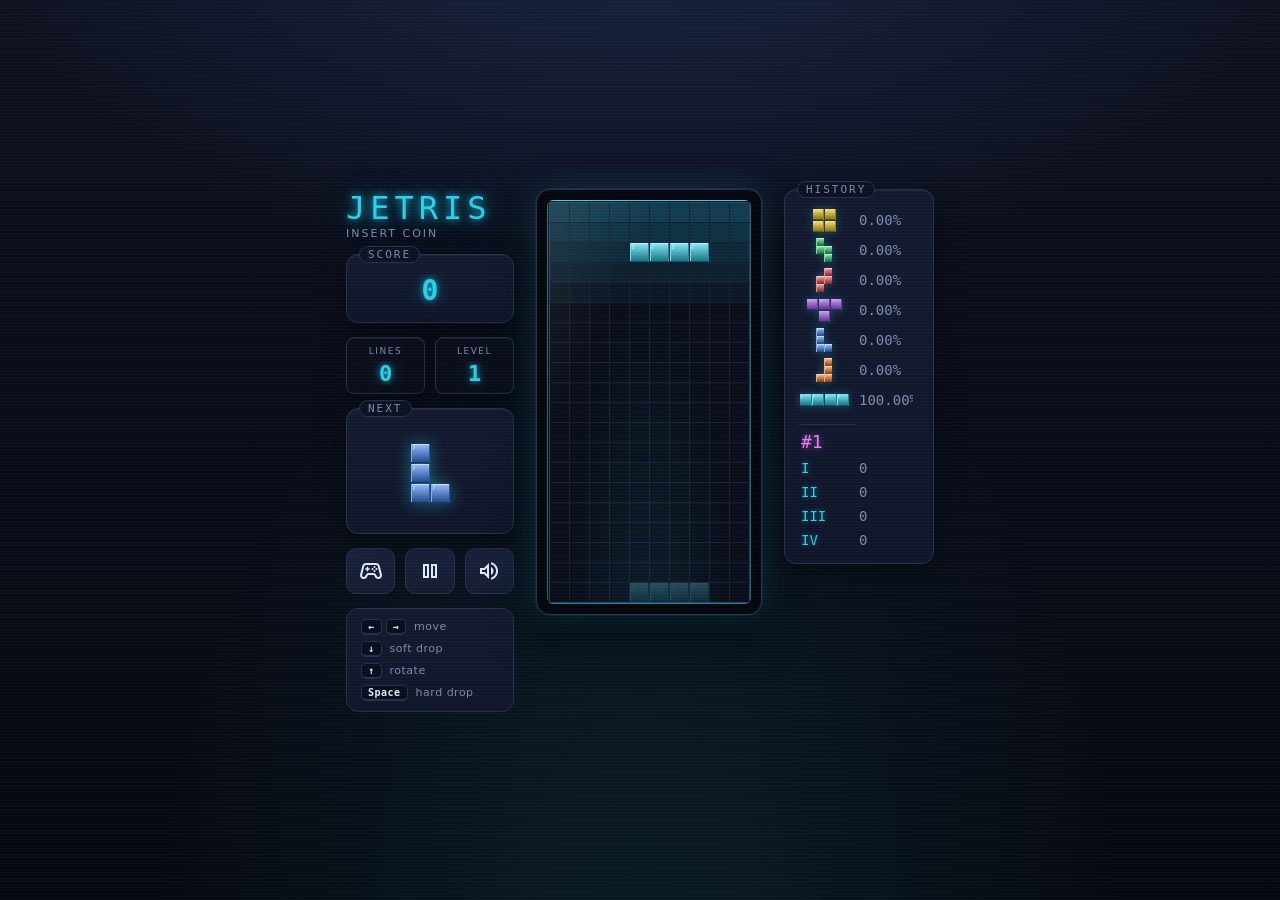
<file: index.html>
<!DOCTYPE html>
<html lang="en">

<head>
    <meta charset="utf-8">
    <meta name="viewport" content="width=device-width, initial-scale=1.0">
    <title>JETRIS</title>
    <link rel="stylesheet"
        href="https://fonts.googleapis.com/css2?family=Material+Symbols+Outlined:opsz,wght,FILL,GRAD@48,400,0,0" />
    <link href="https://fonts.cdnfonts.com/css/seven-segment" rel="stylesheet">
    <link rel="stylesheet" href="styles.css">
</head>

<script type="module">
    import {newGame, pause, mute} from './game.js'
    window.pause = pause;
    window.newGame = newGame;
    window.mute = mute;
</script>

<body id="body">
    <audio autoplay loop>
        <source src="sounds/bgmusic.mp3" type="audio/mp3">
        Your browser does not support the audio element.
    </audio>
    <main class="cabinet">

        <!-- left column: title, stats, controls -->
        <aside class="col-side">
            <header class="header">
                <div>
                    <h1 class="title">JETRIS</h1>
                    <p class="subtitle">insert coin</p>
                </div>
            </header>

            <section class="panel panel-score">
                <span class="panel-title">Score</span>
                <input class="readout" type="text" id="score" disabled="disabled" />
            </section>

            <section class="stat-group">
                <section class="panel stat">
                    <span class="stat-label">Lines</span>
                    <input class="readout" type="text" id="lines" disabled="disabled" />
                </section>
                <section class="panel stat">
                    <span class="stat-label">Level</span>
                    <input class="readout" type="text" id="level" disabled="disabled" />
                </section>
            </section>

            <section class="panel panel-next">
                <span class="panel-title">Next</span>
                <div class="next-wrap"><img id="next" /></div>
            </section>

            <nav class="controls">
                <button class="btn" title="New Game" onclick="newGame(this)">
                    <span class="material-symbols-outlined">stadia_controller</span>
                </button>
                <button class="btn" title="Play/Pause" onclick="pause(this)">
                    <span id="pause_icon" class="material-symbols-outlined">pause</span>
                </button>
                <button class="btn" title="Mute" onclick="mute(this);">
                    <span id="mute_icon" class="material-symbols-outlined">volume_up</span>
                </button>
            </nav>

            <div class="keys">
                <span><b class="k">&#8592;</b><b class="k">&#8594;</b> move</span>
                <span><b class="k">&#8595;</b> soft drop</span>
                <span><b class="k">&#8593;</b> rotate</span>
                <span><b class="k">Space</b> hard drop</span>
            </div>
        </aside>

        <!-- center: the game screen -->
        <section class="col-main">
            <div class="screen">
                <canvas id="jetris" width="204" height="404"></canvas>
            </div>
        </section>

        <!-- right: piece history stats -->
        <aside class="col-stats">
            <div class="panel panel-stats">
                <span class="panel-title">History</span>
                <div id="stats" class="stats"></div>
            </div>
        </aside>

    </main>
</body>

</html>
</file>
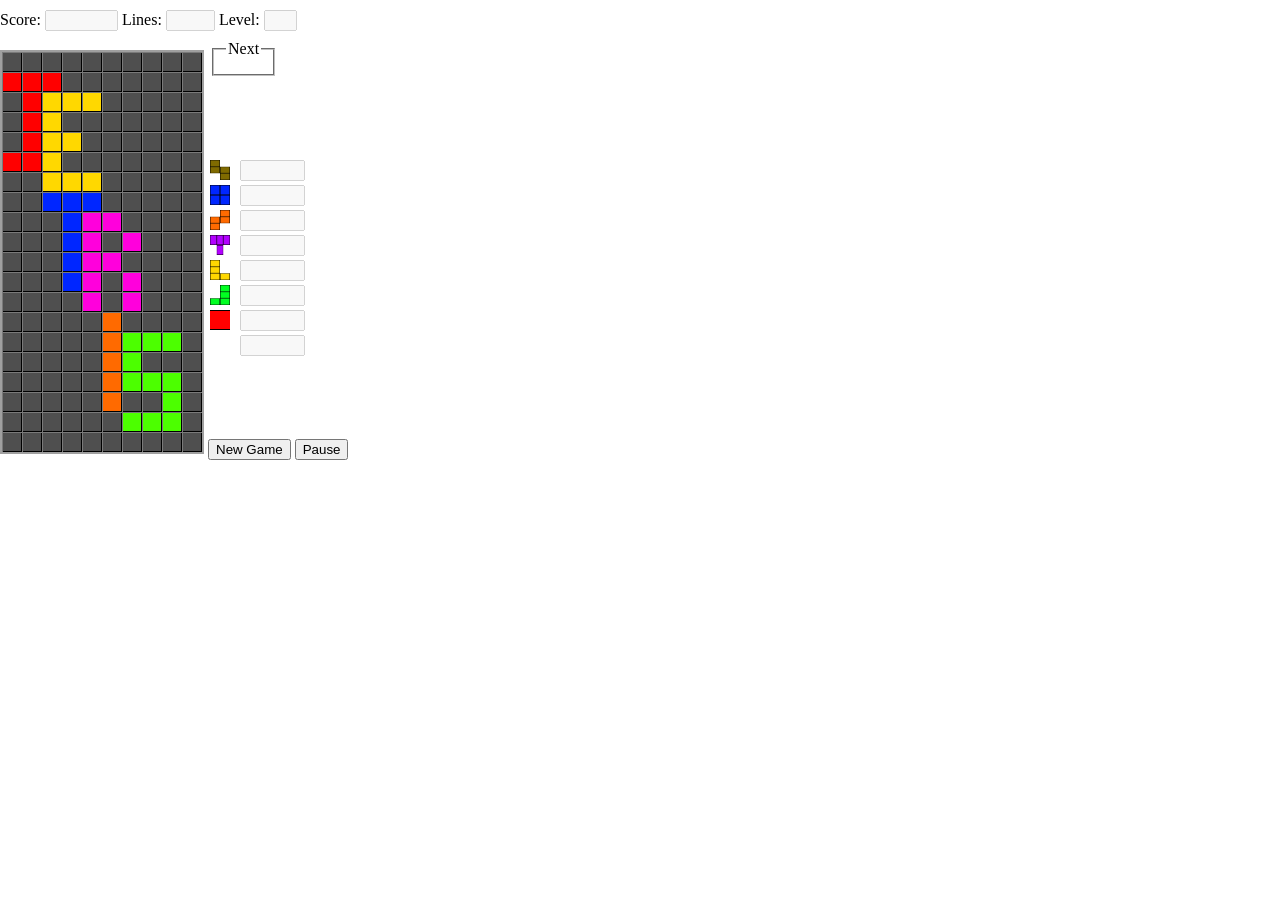
<file: tetris.html>
<body id="body">
    <audio autoplay loop>
        <source src="music.mp3" type="audio/mp3">
        Your browser does not support the audio element.
    </audio>
    <div>
        <span style="position:absolute; top:10px; left:0px;">
            Score: <input type="text" id="score" disabled="disabled" size="7" />
            Lines: <input type="text" id="lines" disabled="disabled" size="4" />
            Level: <input type="text" id="level" disabled="disabled" size="2" />
            <span id="piece_stats"></span>
        </span>
        <span style="position:absolute; top:40px; left:210px;">
            <fieldset>
                <legend>Next</legend>
                <img id="next" />
            </fieldset>
        </span>
        <span style="position:absolute; top:50px; left:0px;">
            <canvas id="tetris" width="204" height="404"></canvas>
            <button onclick="resetGame();">New Game</button>
            <button onclick="if (game) game.pause();">Pause</button>
        </span>
    </div>
    <script src="tetris.js"></script>
    <script>
        splash = new Image();
        splash.onload = () => {
            document.getElementById("tetris").getContext("2d").drawImage(splash, 0, 0);
        };
        splash.src = "data:image/png;base64, iVBORw0KGgoAAAANSUhEUgAAAMwAAAGUCAYAAAB5iM3cAAAABHNCSVQICAgIfAhkiAAABm1JREFUeJzt3LFtHFcUhtG3hksRBFflwGUwJ0tQzAKcEFAlBpSwCndgRzJMgIb3Wzxh73DOiRRdzGjwAUz+vTw/P/+1gKv8dO8HgCP5+fs/Xl9f7/kcMNrnz5/XWv8KZq21vn37tuX4y8vLenh4cM+9D3Pv+fl5reVPMkgEA4FgIBAMBIKBQDAQCAYCwUAgGAgEA4FgIBAMBIKBQDAQCAYCwUAgGAjeLC5fXl62HnfPvY90b621Lt9/NcamH/7bu5v+x6enLccva62Hh4fx9yZvyN2bdc+mH24gGAgEA4FgIBAMBIKBQDAQCAYCwUAgGAgEA4FgIBAMBIKBQDAQCAYCwUDwZnF52Xx8+r3pG3L3Zt1by6YfrvLupn/3pnr7pv/XTfd+Oca9yRv3s92z6YcbCAYCwUAgGAgEA4FgIBAMBIKBQDAQCAYCwUAgGAgEA4FgIBAMBIKBQDAQvFlc7t5Ab9/0/3Kue9M37me7t5ZNP1zFpn/4hty9Wfds+uEGgoFAMBAIBgLBQCAYCAQDgWAgEAwEgoFAMBAIBgLBQCAYCAQDgWAgEAwEp970T9+Quzfr3lo2/XAVm36/EeBeuGfTDzcQDASCgUAwEAgGAsFAIBgIBAOBYCAQDASCgUAwEAgGAsFAIBgIBAOBYCA49abfbwS4V9n0wxXe3fRv3+AP3/RP3pC7N+ueTT/cQDAQCAYCwUAgGAgEA4FgIBAMBIKBQDAQCAYCwUAgGAgEA4FgIBAMBIKB4M3icvsGf/c9G3z37nhvLZt+uMq7m/7Jm+ofsemffm/69zjTPZt+uIFgIBAMBIKBQDAQCAYCwUAgGAgEA4FgIBAMBIKBQDAQCAYCwUAgGAgEA8GbxeX0TfXuTf/0e9O/x9nurWXTD1c55Kb/6ffHLffW6+UQ96Z/jzPds+mHGwgGAsFAIBgIBAOBYCAQDASCgUAwEAgGAsFAIBgIBAOBYCAQDASCgUAwEBxq079eL6e6N/17nO3eWjb9cJVDbvqn/0bA49NvW85d1qcfcm/695h8z6YfbiAYCAQDgWAgEAwEgoFAMBAIBgLBQCAYCAQDgWAgEAwEgoFAMBAIBgLBQHCoTf/03wi4rE+j703/HtPvrWXTD1ex6T/Apn/3+05/vsn3bPrhBoKBQDAQCAYCwUAgGAgEA4FgIBAMBIKBQDAQCAYCwUAgGAgEA4FgIBAMBDb9G03f4E9/vun31rLph6vY9B9g02+DP+eeTT/cQDAQCAYCwUAgGAgEA4FgIBAMBIKBQDAQCAYCwUAgGAgEA4FgIBAMBIKBwKZ/o92beRv8WffWsumHq9j0H2DTv/t9pz/f5Hs2/XADwUAgGAgEA4FgIBAMBIKBQDAQCAYCwUAgGAgEA4FgIBAMBIKBQDAQCAYCm/6Npm/wpz/f9Htr2fTDVWz6T7iZn/58k+/Z9MMNBAOBYCAQDASCgUAwEAgGAsFAIBgIBAOBYCAQDASCgUAwEAgGAsFAIBgITr3pP9tmfvrzTb+3lk0/XMWm/wD3Hv982nLv8mUd4n0n37PphxsIBgLBQCAYCAQDgWAgEAwEgoFAMBAIBgLBQCAYCAQDgWAgEAwEgoFAMBDY9A++d/my9dz4951+by2bfriKTf8B7u3e9P/xuOfe18sx7tn0w50JBgLBQCAYCAQDgWAgEAwEgoFAMBAIBgLBQCAYCAQDgWAgEAwEgoFAMBDY9A++t3vT//Vyrns2/XAnNv0HuDd90z/9/8+mH+5MMBAIBgLBQCAYCAQDgWAgEAwEgoFAMBAIBgLBQCAYCAQDgWAgEAwEgoHApn/wvemb/un/fzb9cCc2/Qe4N33TP/2eTT/cmWAgEAwEgoFAMBAIBgLBQCAYCAQDgWAgEAwEgoFAMBAIBgLBQCAYCAQDgU3/4HvTN/3T79n0w53Y9B/g3u5N//T3temHD0YwEAgGAsFAIBgIBAOBYCAQDASCgUAwEAgGAsFAIBgIBAOBYCAQDASCgcCmf/C93Zv+6e9r0w8fhE3/Ce/t3sxPv2fTD3cmGAgEA4FgIBAMBIKBQDAQCAYCwUAgGAgEA4FgIBAMBIKBQDAQCAYCwUBg03+ie7s389Pv2fTDndj0u+deuGfTDzcQDASCgUAwEAgGAsFAIBgIBAOBYCAQDASCgUAwEAgGAsFAIBgIBAOBYCCw6XfPveCfTT/w//xJBsHf4hH7vuWwvEAAAAAASUVORK5CYII=";
    </script>
</body>
</file>
<file: styles.css>
/* ===== JETRIS — dark arcade theme ===== */

:root {
    --bg-0: #06080f;
    --bg-1: #0d1120;
    --panel: #10162a;
    --panel-border: #26304f;
    --ink: #e6ecff;
    --dim: #7d89ad;
    --neon: #22d3ee;
    --magenta: #e879f9;
}

* {
    box-sizing: border-box;
}

html,
body {
    height: 100%;
}

body {
    margin: 0;
    min-height: 100%;
    display: flex;
    align-items: center;
    justify-content: center;
    padding: 24px 12px;
    overscroll-behavior: contain;
    font-family: 'Seven Segment', monospace;
    color: var(--ink);
    background:
        radial-gradient(1100px 600px at 50% -10%, #1a2342 0%, transparent 60%),
        radial-gradient(ellipse at 50% 115%, rgba(34, 211, 238, .10), transparent 55%),
        linear-gradient(180deg, var(--bg-1), var(--bg-0));
    background-attachment: fixed;
}

/* faint scanlines over the whole CRT */
body::after {
    content: "";
    position: fixed;
    inset: 0;
    pointer-events: none;
    background: repeating-linear-gradient(0deg,
            rgba(255, 255, 255, .025) 0 1px,
            transparent 1px 3px);
}

/* ---------- layout ---------- */

.cabinet {
    display: flex;
    gap: 22px;
    align-items: flex-start;
}

.col-side {
    display: flex;
    flex-direction: column;
    gap: 14px;
    width: 168px;
}

.col-main {
    display: flex;
    flex-direction: column;
    gap: 14px;
}

/* ---------- header ---------- */

.header {
    display: flex;
    align-items: baseline;
    justify-content: space-between;
    gap: 16px;
}

.title {
    margin: 0;
    font-size: 32px;
    font-weight: 400;
    letter-spacing: 5px;
    white-space: nowrap;
    color: var(--neon);
    text-shadow:
        0 0 8px rgba(34, 211, 238, .9),
        0 0 26px rgba(34, 211, 238, .5),
        0 0 60px rgba(34, 211, 238, .3);
}

.subtitle {
    margin: 0;
    font-family: system-ui, sans-serif;
    font-size: 11px;
    letter-spacing: 2px;
    text-transform: uppercase;
    color: var(--dim);
}

/* ---------- panels ---------- */

.panel,
.panel-stats {
    position: relative;
    padding: 18px 14px 14px;
    background: linear-gradient(180deg, #131a30, var(--panel));
    border: 1px solid var(--panel-border);
    border-radius: 12px;
    box-shadow:
        0 10px 30px rgba(0, 0, 0, .45),
        inset 0 1px 0 rgba(255, 255, 255, .05);
}

.panel-title {
    position: absolute;
    top: -9px;
    left: 12px;
    padding: 1px 8px;
    background: var(--bg-1);
    border: 1px solid var(--panel-border);
    border-radius: 999px;
    font-size: 11px;
    letter-spacing: 2px;
    text-transform: uppercase;
    color: var(--dim);
}

/* ---------- stat readouts ---------- */

.stat-group {
    display: flex;
    align-items: flex-end;
    gap: 10px;
}

.stat {
    flex: 1;
    display: flex;
    flex-direction: column;
    align-items: center;
    gap: 4px;
    padding: 8px 4px 6px;
    background: #0a0e1a;
    border: 1px solid var(--panel-border);
    border-radius: 8px;
}

.stat-label {
    font-family: system-ui, sans-serif;
    font-size: 9px;
    letter-spacing: 1.5px;
    text-transform: uppercase;
    color: var(--dim);
}

.stat-value,
input.readout {
    min-width: 0;
    text-align: center;
    background: transparent;
    border: none;
    outline: none;
    font-family: 'Seven Segment', monospace;
    font-weight: bold;
    font-size: 22px;
    color: var(--neon);
    text-shadow: 0 0 6px rgba(34, 211, 238, .75), 0 0 18px rgba(34, 211, 238, .35);
    -webkit-text-fill-color: var(--neon);
    -webkit-opacity: 1;
}

input.readout:disabled {
    color: var(--neon);
    -webkit-text-fill-color: var(--neon);
    opacity: 1;
}

.stat--sm input.readout {
    font-size: 18px;
}

.stat input.readout {
    width: 100%;
}

.panel-score input.readout {
    width: 100%;
    font-size: 28px;
}

/* ---------- next piece ---------- */

.next-wrap {
    display: flex;
    justify-content: center;
    align-items: center;
    min-height: 92px;
}

#next {
    max-width: 100%;
    image-rendering: pixelated;
    filter: drop-shadow(0 0 8px rgba(34, 211, 238, .45));
}

/* ---------- controls ---------- */

.controls {
    display: flex;
    gap: 10px;
    flex-wrap: wrap;
}

.btn {
    display: grid;
    place-items: center;
    flex: 1;
    min-width: 0;
    height: 46px;
    color: var(--ink);
    background: linear-gradient(180deg, #1b2440, #141b31);
    border: 1px solid var(--panel-border);
    border-radius: 10px;
    cursor: pointer;
    transition: transform .12s ease, border-color .12s ease, box-shadow .12s ease, color .12s ease;
}

.btn:hover {
    transform: translateY(-1px);
    border-color: var(--neon);
    color: var(--neon);
    box-shadow: 0 0 14px rgba(34, 211, 238, .35), 0 6px 16px rgba(0, 0, 0, .4);
}

.btn:active,
.btn.active {
    transform: translateY(0);
    border-style: inset;
    border-color: var(--magenta);
    color: var(--magenta);
    box-shadow: 0 0 14px rgba(232, 121, 249, .35) inset;
}

/* ---------- game screen ---------- */

.screen {
    position: relative;
    width: fit-content;
    padding: 10px;
    background: #05070d;
    border: 1px solid var(--panel-border);
    border-radius: 14px;
    box-shadow:
        0 0 0 1px rgba(34, 211, 238, .08),
        0 0 34px rgba(34, 211, 238, .18),
        0 16px 44px rgba(0, 0, 0, .6);
}

#jetris {
    display: block;
    border-radius: 6px;
    image-rendering: pixelated;
}

/* glass reflection over the CRT */
.screen::after {
    content: "";
    position: absolute;
    inset: 10px;
    border-radius: 6px;
    pointer-events: none;
    background:
        linear-gradient(115deg, rgba(255, 255, 255, .07) 0%, transparent 30%),
        radial-gradient(ellipse at 50% 120%, rgba(34, 211, 238, .08), transparent 60%);
}

/* ---------- stats / piece history ---------- */

.col-stats {
    width: 150px;
}

.stats {
    display: flex;
    flex-direction: column;
    gap: 6px;
    font-family: system-ui, sans-serif;
}

/* one row per stat row so thumbs share a fixed-width column */
.stats div {
    display: flex;
    align-items: center;
}

.stats img {
    image-rendering: pixelated;
    flex: 0 0 50px;
    height: 24px;
    width: 50px;
    object-fit: contain;
    margin-right: 8px;
    filter: drop-shadow(0 0 4px rgba(34, 211, 238, .3));
}

.stats input {
    background: transparent;
    border: none;
    outline: none;
    font-family: 'Seven Segment', monospace;
    font-size: 14px;
    color: var(--dim);
    -webkit-text-fill-color: var(--dim);
    opacity: 1;
}

.stats input:disabled {
    color: var(--dim);
    -webkit-text-fill-color: var(--dim);
    opacity: 1;
}

/* piece-share percentage readouts */
.stats input[id^="piece"] {
    width: 58px;
}

/* I / II / III / IV combo labels (kept inline with their counters) */
.stats div>input:first-child {
    flex: 0 0 50px;
    width: 50px;
    margin-right: 8px;
    text-align: left;
    color: var(--neon);
    -webkit-text-fill-color: var(--neon);
    text-shadow: 0 0 6px rgba(34, 211, 238, .5);
}

/* combo line counters */
.stats input[id^="score"] {
    width: 64px;
}

.stats #count {
    width: 56px;
    margin-top: 6px;
    padding-top: 6px;
    border-top: 1px solid var(--panel-border);
    font-family: 'Seven Segment', monospace;
    font-size: 18px;
    color: var(--magenta);
    text-shadow: 0 0 6px rgba(232, 121, 249, .6);
    -webkit-text-fill-color: var(--magenta);
}

.stats .combo-label {
    display: inline-block;
    width: 30px;
    text-align: center;
    background: transparent;
    border: none;
    color: var(--neon);
    font-family: 'Seven Segment', monospace;
    font-size: 16px;
    -webkit-text-fill-color: var(--neon);
    opacity: 1;
}

/* ---------- keys hint ---------- */

.keys {
    display: flex;
    flex-wrap: wrap;
    gap: 6px 14px;
    padding: 10px 14px;
    background: linear-gradient(180deg, #131a30, var(--panel));
    border: 1px solid var(--panel-border);
    border-radius: 12px;
    font-family: system-ui, sans-serif;
    font-size: 11px;
    letter-spacing: .5px;
    color: var(--dim);
}

.keys .k {
    display: inline-block;
    min-width: 20px;
    padding: 1px 6px;
    margin-right: 4px;
    text-align: center;
    color: var(--ink);
    background: #0a0e1a;
    border: 1px solid var(--panel-border);
    border-bottom-width: 2px;
    border-radius: 5px;
    font-family: ui-monospace, monospace;
    font-size: 10px;
}

/* ---------- responsive ---------- */

@media (max-width: 720px) {
    .cabinet {
        flex-direction: column;
        align-items: center;
    }

    .col-side {
        flex-direction: row;
        flex-wrap: wrap;
        justify-content: center;
        width: auto;
    }

    .col-side .panel {
        flex: 1 1 46%;
    }

    .title {
        font-size: 34px;
        letter-spacing: 6px;
    }
}
</file>
